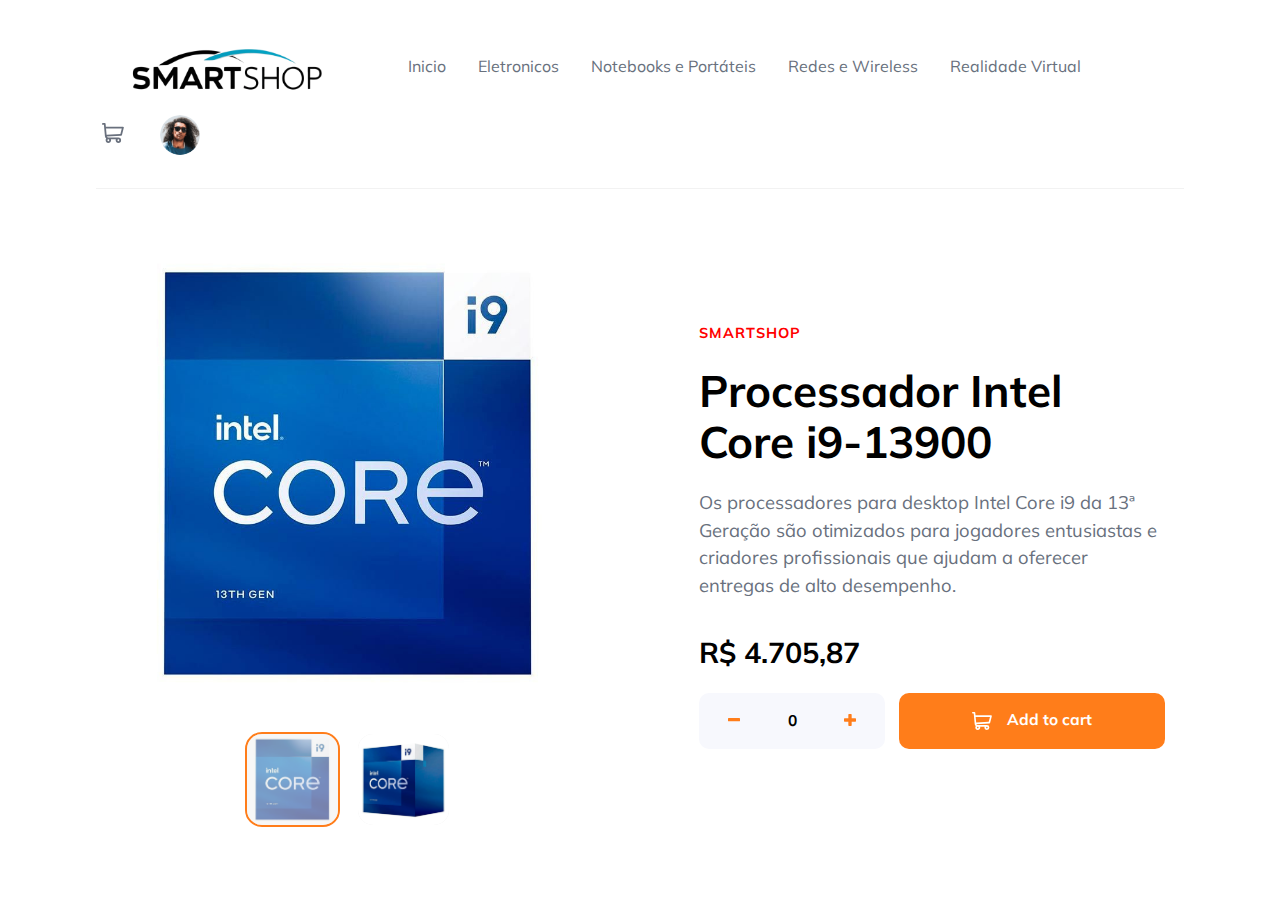
<file: Processador I9.html>
<!DOCTYPE html>
<html lang="pt-br">
<head>
  <meta charset="UTF-8">
  <meta name="viewport" content="width=device-width, initial-scale=1.0">
  <link rel="icon" type="image/png" sizes="32x32" href=".assets/images/android-chrome-192x192.png">
  <link rel="stylesheet" href="./assets/css/Processador I9-2.css">
  <link rel="stylesheet" href="./assets/css/Processador I9.css">
  <script src="assets/js/cart.js"></script>
  <script src="assets/js/focusable-lightbox.js"></script>
  <script src="assets/js/main.js" defer></script>
  <title>SmartShop - Processador I9</title>
</head>
<body>
  <header class="top-header">
    <div class="top-header__left">
      <button class="nav-btn" type="button" aria-controls="main-nav" aria-expanded="false">
        <span class="sr-only">Menu button</span>
        <img src="assets/images/icon-menu.svg" alt="" role="presentation">
      </button>
      <div class="logo_conteiner">
        <a href="index.html">
        <img src="./assets/images/SmartShop.png" alt="" class="logo">
        </a>
      </div>
        <nav class="main-nav" id="main-nav" aria-label="Main menu">
          <div class="main-nav__content-container">
            <button class="main-nav__close-btn" type="button">
              <span class="sr-only">Close menu</span>
              <span class="icon icon-close" aria-hidden="true"></span>
            </button>
            <ul class="main-nav__links">
              <li>
                <a href="index.html" class="nav-item">Inicio</a>
              </li>
              <li>
                <a href="#" class="nav-item">Eletronicos</a>
              </li>
              <li>
                <a href="#" class="nav-item">Notebooks e Portáteis</a>
              </li>
              <li>
                <a href="#" class="nav-item">Redes e Wireless</a>
              </li>
              <li>
                <a href="#" class="nav-item">Realidade Virtual</a>
              </li>
            </ul>
          </div>
        </nav>
    </div>
    <div class="top-header__right">
      <button class="top-header__btn-cart" type="button" aria-controls="cart-section" aria-expanded="false">
        <span class="sr-only">Button cart</span>
        <span class="icon icon-cart" aria-hidden="true"></span>
        <span class="items-quantity">
          <span class="value">0</span><span class="sr-only">items</span>
        </span>
      </button>
      <button class="user-container" type="button" aria-label="User section">
        <img src="assets/images/image-avatar.png" alt="" class="user-container__img" role="presentation">
      </button>
    </div>

    <section class="cart-section" id="cart-section" aria-live="polite">
      <h3 class="cart-section__title">Carrinho</h3>
      <div class="cart-section__body">
        <p class="empty-msg">Seu carrinho está vazio.</p>
        <ul class="cart-section__products"></ul>
        <button type="button" class="cart-section__btn-checkout">Finalizar</button>
      </div>
    </section>
  </header>

  <main>
    <article class="product">
      <section class="product__slider default-container" aria-label="Product preview">
        <button type="button" class="product__slider___btn-close-lightbox">
          <span class="sr-only">Close lightbox</span>
          <span class="icon icon-close" aria-hidden="true"></span>
        </button>  
        <div class="image-box" aria-label="Product preview" role="region">
          <button type="button" class="btn-previousImage">
            <span class="sr-only">Previous Image</span>
            <span class="icon icon-previous" aria-hidden="true"></span>
          </button>
          <button type="button" class="btn-nextImage">
            <span class="sr-only">Next Image</span>
            <span class="icon icon-next" aria-hidden="true"></span>
          </button>
          <img src="assets/images/I9 Frente.svg" alt="i9-13900" class="image-box__src" data-product-id="item-cart-1" tabindex="0" aria-controls="lightbox" aria-expanded="false">
        </div>
        
        <ul class="product__thumbs default-container" aria-label="Product thumbnails">
          <li class="thumb-item">
            <button type="button" class="thumb-item__btn" aria-label="change to image 1">
              <img src="./assets/images/I9 Frente.svg" alt="" data-thumb-index="0" role="presentation">
            </button>
          </li>
          <li class="thumb-item">
            <button type="button" class="thumb-item__btn" aria-label="change to image 2">
              <img src="./assets/images/I9 Lado.svg" alt="" data-thumb-index="1" role="presentation">
            </button>
          </li>
        </ul>
      </section>
      <section class="product__content default-container" aria-label="Product content">
        <header>
          <h2 class="company-name" tabindex="0">SmartShop</h2>
          <p class="product__name" tabindex="0">Processador Intel Core i9-13900</p>
          <h3 class="product__title" tabindex="0">Processador Intel Core i9-13900</h3>
        </header>
        <p class="product__description" tabindex="0">
          Os processadores para desktop Intel Core i9 da 13ª Geração são otimizados para jogadores entusiastas 
          e criadores profissionais que ajudam a oferecer entregas de alto desempenho.
        </p>
        <div class="product__price">
          <div class="discount-price">
            <p class="discount-price__value" tabindex="0">
              R&dollar; 4.705,87
              <span class="sr-only">dollars</span>
            </p>
          </div>
          <div class="full-price">
            <p tabindex="0">
              &dollar;250.00
              <span class="sr-only">dollars</span>
            </p>
          </div>
        </div>
        
        <form action="#" class="cart-form">
          <div class="cart-form__input-container" aria-label="Define the product quantity">
            <button type="button" class="btn-changeValue minus-item">
              <span class="sr-only">Minus one item</span>
              <span class="icon icon-minus" aria-hidden="true"></span>
            </button>
            <label for="product__quantity" class="sr-only">Set the quantity manually</label>
            <input type="number" min="0" value="0" id="product__quantity">
            <button type="button" class="btn-changeValue plus-item">
              <span class="sr-only">Plus one item</span>
              <span class="icon icon-plus" aria-hidden="true"></span>
            </button>
          </div>
          <button type="button" class="cart-form__add-btn">
            <span class="icon icon-cart" aria-hidden="true"></span>
            Add to cart
          </button>
        </form>
      </section>
    </article>
  </main>
  
  <div class="lightbox" id="lightbox" role="dialog"></div>
</body>
</html>
</file>
<file: assets/css/Processador I9.css>
@import url('https://fonts.googleapis.com/css2?family=Mulish:ital,wght@0,200..1000;1,200..1000&display=swap');

:root{
    --orange-clr: hsl(26, 100%, 55%);
    --pale-orange-clr: hsl(25, 100%, 94%);
    --very-dark-blue-clr: hsl(220, 13%, 13%);
    --dark-grayish-blue-clr: hsl(219, 9%, 45%);
    --grayish-blue-clr: hsl(220, 14%, 75%);
    --light-grayish-blue-clr: hsl(223, 64%, 98%);
    --white-clr: hsl(0, 0%, 100%);
    --black-clr: hsl(0, 0%, 0%);
    --blue: hsl(219, 79%, 66%);
    --red: hsl(0, 100%, 50%);
}
body{
    font-family: 'Mulish', sans-serif;
}
html, body{
    position: relative;
    min-height: 100%;
    min-width: 100%;
}
html.--overflow-hidden, 
body.--overflow-hidden{
    overflow: hidden;
}
button{ cursor: pointer; }
h1,h2,h3, h4, p, ul{ 
    margin: 0;
    padding: 0;
}
img{ 
    display: block;
    max-width: 100%; 
}
.sr-only {
    position: absolute;
    left: -10000px;
    top: auto;
    width: 1px;
    height: 1px;
    overflow: hidden;
}
.default-container{
    max-width: 450px;
    margin: 0 auto;
}
.lightbox{
    position: absolute;
    inset: 0%;
    display: none;
    justify-content: center;
    align-items: center;
    z-index: 7;
    width: 100%;
    height: 100%;
    background-color: rgba(0,0,0,.8);
}
.icon{
    display: inline-block;
    mask-size: contain;
        -webkit-mask-size: contain;
    mask-repeat: no-repeat;
        -webkit-mask-repeat: no-repeat;
    mask-position: center;
        -webkit-mask-position: center;
    background-color: #69707D;
}
.icon-cart{
    mask-image: url(../images/icon-cart.svg);
        -webkit-mask-image: url(../images/icon-cart.svg);
    min-width: 22px;
    min-height: 22px;
}
.icon-close{
    mask-image: url(../images/icon-close.svg);
        -webkit-mask-image: url(../images/icon-close.svg);
    min-width: 17px;
    min-height: 17px;
}
.icon-previous{ 
    mask-image: url(../images/icon-previous.svg); 
        -webkit-mask-image: url(../images/icon-previous.svg); 
}
.icon-next{ 
    mask-image: url(../images/icon-next.svg); 
        -webkit-mask-image: url(../images/icon-next.svg); 
}
.icon-previous,
.icon-next{
    background-color: black;
    min-width: 15px;
    min-height: 15px;
}
.icon-minus{ 
    mask-image: url(../images/icon-minus.svg); 
        -webkit-mask-image: url(../images/icon-minus.svg); 
}
.icon-plus{ 
    mask-image: url(../images/icon-plus.svg);
        -webkit-mask-image: url(../images/icon-plus.svg);
}
.icon-minus,
.icon-plus{
    min-width: 12px;
    min-height: 12px;
    background-color: var(--orange-clr);
}
.lightbox .icon-close{
    min-width: 22px;
    min-height: 22px;
    background-color: white;
}

.top-header{
    display: flex;
    flex-wrap: wrap;
    justify-content: space-between;
    align-items: center;
    padding: .8em .75em;
}
.top-header__left{ overflow-y: visible;}
.top-header__left,
.top-header__right{
    display: flex;
    align-items: center;
}
.top-header__left{ padding-left: .5em; }
.top-header__right{ padding-right: .5em; }
.logo_conteiner{
    display: flex;
    justify-content: center;
    align-items: center;
    width: 20vw;
    height: 10vh;
}

.logo a{
    width: 70%;
}
.invisible{ opacity: 0;}
.nav-btn{ 
    position: relative;
    min-width: 32px;
    margin-right: .75em;
    padding: .5em;
}
.top-header__btn-cart{ 
    position: relative; 
    margin-right: .8em;
}
.top-header__btn-cart.--active .icon{ background-color: black; } 
.top-header__btn-cart .items-quantity{
    position: absolute;
    top: -25%;
    right: -5%;
    z-index: 2;
    display: inline-block;
    padding: .2em .75em;
    visibility: hidden;
    opacity: 0;
    border-radius: 50%;
    background-color: var(--orange-clr);
    color: var(--white-clr);
    font-size: .6rem;
    font-weight: 700;
    transition: visibility, opacity .3s ease-in;
}
.top-header__btn-cart .items-quantity.active{
    visibility: visible;
    opacity: 1;
}
.user-container{ min-width: 38px; }
.user-container img{ 
    width: 30px; 
    border-radius: 50%; 
}
.top-header__left .main-nav{
    position: absolute;
    inset: 0%;
    z-index: 5;
    transform: translateX(-200%);
    width: 100%;
    height: 100%;
    background-color: rgba(0,0,0,.7);
}

.main-nav__content-container{
    width: 70%;
    height: 100%;
    transform: translateX(-100%);
    z-index: 5;
    background: var(--white-clr);
    transition: transform .5s ease-in-out;
    overflow: visible;
}
.main-nav.active,
.main-nav__content-container.active{ 
    transform: translateX(0%); 
}
.main-nav__close-btn{
    padding: .5em;
    margin: 1.5em 0 0 1em;
}
.main-nav__links{
    margin-top: 1em;
    padding-left: .5em;
    list-style: none;
}
.nav-item{
    position: relative;
    display: inline-block;
    padding: .75em 1em;
    text-decoration: none;
    color: rgba(0,0,0,.7);
    font-weight: 700;
    font-size: 1.10rem;
}
.nav-btn,
.user-container,
.top-header__btn-cart,
.main-nav__close-btn{
    border: none;
    outline: none;
    background: transparent;
}

.cart-section{
    display: none;
    position: absolute;
    top: 10%;
    left: 50%;
    right: 50%;
    transform: translateX(-50%);
    z-index: 4;
    opacity: 0;
    width: 95%;
    min-width: 300px;
    max-width: 400px;
    background: var(--white-clr);
    border-radius: 10px;
    box-shadow: 0 15px 15px 5px rgba(0,0,0,.2); 
    box-sizing: border-box;
    transition: opacity .3s ease-in-out;
}
.cart-section.active{ opacity: 1; }
.cart-section__title{
    padding: 1.5em;
    font-size: 1rem;
    border-radius: 10px 10px 0 0;
    border-bottom: solid 1px var(--grayish-blue-clr);
}
.cart-section__body{
    display: flex;
    flex-direction: column;
    justify-content: center;
    align-items: center; 
    min-height: 190px;
    padding: 0 1.5em;
}
.cart-section__body.--with-items{
    display: block;
    padding: 1.25em 1.3em 2em;
    min-height: auto;
}
.cart-section__body .empty-msg{
    font-weight: 700;
    color: var(--dark-grayish-blue-clr);
}
.cart-section__body .empty-msg.--deactivate{ display: none; }
.cart-section__products{
    display: none; 
    list-style: none;
}
.cart-section__products.--active{ display: block; }
.cart-section__products .list-item{
    --bd-radius: 5px;
    position: relative;
    display: grid;
    grid-template-columns: 18% 72% 10%;
    grid-auto-rows: 65px;
    justify-items: center;
    align-items: center;
    border-radius: var(--bd-radius);
    text-decoration: none;
    background: transparent;
    color: var(--dark-grayish-blue-clr);
}
.cart-section__products .product__thumb{
    border-radius: var(--bd-radius);
    max-height: 100%;
}
.cart-section__products .price-calculation,
.cart-section__products .price-calculation__value,
.price-calculation__value .value__span,
.cart-section__products .price-calculation__final-price,
.cart-section__products .btn-del-product{
    position: relative;
}
.list-item__abstract{ 
    max-width: 99%;
    padding: .2em .2em .2em .9rem; 
}
.list-item__abstract .title{ 
    font-weight: 400; 
    white-space: nowrap;
    text-overflow: ellipsis;
    overflow: hidden;
}
.list-item__abstract .price-calculation,
.price-calculation__final-price{
    display: inline-block;
    margin-top: .5em;
}
.price-calculation__final-price{
    margin-left: .5em;
    color: var(--black-clr);
    font-weight: 700;
}
.cart-section__products .btn-del-product{
    height: max-content;
    width: max-content;
    padding: .5em;
    margin-right: -0.5em;
    border: none;
    background: transparent;
}
.value__span, 
.final-price__span{
    margin-left: -0.2em;
}
.cart-section__btn-checkout{
    display: none;
    width: 100%;
    padding: 1.15em;
    margin-top: 1.15em;
    border: none;
    border-radius: 10px;
    background-color: var(--orange-clr);
    color: var(--white-clr);
    font-weight: 700;
}
.cart-section__btn-checkout.--active{ display: block; }
.cart-section__body .cart-section__btn-checkout.--active{ min-height: auto; }
.product__content{
    padding: 1.2em;
}
.product{ padding-bottom: 3em; }
.product__slider{ 
    --bd-radius: 15px;
    position: relative; 
    display: flex;
    flex-direction: column;
    align-items: center;
}
.product__slider.--lightbox-active{ 
    justify-content: center; 
    max-width: 580px;
    padding-top: 3em;
}
.product__slider___btn-close-lightbox{
    display: none;
    position: absolute;
    top: 0%;
    right: 1em;
    z-index: 7;
    padding: .5em 1em;
    background: transparent;
    border: none;
}
.product__slider.--lightbox-active .product__slider___btn-close-lightbox{ display: inline-block; }
.product__slider .image-box{
    position: relative;
    overflow: hidden;
}
.product__thumbs{
    display: none;
    justify-content: center;
    gap: 20px;
    flex-wrap: wrap;
    margin-top: 2em;
    list-style: none;
    max-height: 100%;
    box-sizing: border-box;
}
.product__slider.--lightbox-active .product__thumbs{
    padding: 0 2em;
}
.product__slider.--lightbox-active .image-box,
.product__slider.--lightbox-active .product__thumbs{
    max-width: 100%;
    overflow: visible;
}
.product__thumbs .thumb-item{
    display: inline-block;
    width: 20%;
}
.thumb-item__btn{
    padding: 0;
    border: none;
    border-radius: var(--bd-radius);
    overflow: hidden;
}
.thumb-item__btn.--selected{ outline: solid 2px var(--orange-clr); }
.thumb-item__btn.--selected img{ opacity: .5; }
.image-box__src{
    margin-top: -30px;
    visibility: visible;
    opacity: 1;
    transition: visibility, opacity .2s ease-in-out;
}
.image-box__src.--changed{
    visibility: hidden;
    opacity: 0;
}
.product__slider.--lightbox-active .image-box__src{
    max-width: 100%;
}
.product__slider .btn-previousImage,
.product__slider .btn-nextImage{
    --side-space: 5%;
    position: absolute;
    top: 50%;
    z-index: 3;
    padding: .70em .8em;
    transform: translateY(-50%);
    border-radius: 50%;
    border: none;
    background-color: var(--white-clr);
}
.product__slider.--lightbox-active .btn-previousImage,
.product__slider.--lightbox-active .btn-nextImage{
    --side-space: -4%;
    display: block;
    padding: 1.1em 1.15em;
}
.product__slider .btn-previousImage{ left: var(--side-space); }
.product__slider .btn-nextImage{ right: var(--side-space); }

.product__content .company-name{
    margin-bottom: 1em;
    color: var(--red);
    font-weight: 700;
    font-size: .75rem;
    text-transform: uppercase;
    letter-spacing: 1px;
}
.product__name{ display: none; }
.product__title{ font-size: 1.72rem; }
.product__description{
    margin: 1.2em 0 2em;
    color: var(--dark-grayish-blue-clr);
    line-height: 1.5em;
    font-size: .95rem;
}
.product__price,
.product__price .discount-price{
    display: flex;
    align-items: center;
    flex-wrap: wrap;
    justify-content: space-between;
}
.discount-price__value{
    font-size: 1.70rem;
    font-weight: 700;
}
.discount-price__discount{
    margin-left: 1em;
    padding: .25em .45em;
    background-color: hsl(26, 80%, 92%);
    color: hsl(26, 80%, 55%);
    font-weight: 700;
    font-size: 1rem;
    border-radius: 5px;
}
.product__price .full-price{
    position: relative;
    width: max-content;
    text-decoration: line-through;
    color: var(--grayish-blue-clr);
    font-weight: 700;
}
.product__content .cart-form{
    --bd-radius: 10px;
    position: relative;
    display: flex;
    flex-direction: column;
    margin-top: 1.5em;
    font-size: .97rem;
}
.cart-form__input-container{
    position: relative;
    display: flex;
    justify-content: space-around;
    align-items: center;
    margin-bottom: 1em;
    background-color: var(--light-grayish-blue-clr);
    overflow: hidden;
    border-radius: var(--bd-radius);
    box-sizing: border-box;
}
#product__quantity{
    position: relative;
    padding: 1em .8em;
    max-width: 35%;
    text-align: center;
    font-weight: 700;
    border: none;
    background-color: inherit;
    appearance: textfield;
}
#product__quantity::-webkit-outer-spin-button,
#product__quantity::-webkit-inner-spin-button{
    -webkit-appearance: none;
}
#product__quantity:focus{ outline: none; }
.cart-form__add-btn{
    display: flex;
    justify-content: center;
    padding: 1.15em 1em;
    min-width: 109px;
    color: var(--white-clr);
    background-color: var(--orange-clr);
    font-weight: 700;
    border: none;
    border-radius: var(--bd-radius);
}
.cart-form__add-btn .icon-cart{
    min-width: 18px;
    min-height: 18px;
    margin-right: 1em;
    background-color: white;
}
.cart-form__input-container .btn-changeValue{
    position: relative;
    background: inherit;
    max-height: max-content;
    padding: .5em 1em;
    border: none;
}

.user-container:focus img{ outline: solid 2px var(--orange-clr); }
.thumb-item__btn:focus img{ opacity: .5; }
.nav-item:focus{ 
    color: black; 
    outline: none;
}
.nav-item:focus::after{ background-color: var(--orange-clr); }
.cart-form__add-btn:active,
.btn-changeValue:active .icon{
    opacity: .7;
}
.btn-nextImage:active .icon,
.btn-previousImage:active .icon,
.product__slider___btn-close-lightbox:active .icon{
    background-color: var(--orange-clr);
}
@media (hover:hover) and (pointer:fine){
    .user-container:hover img{ outline: solid 2px var(--blue); }
    .cart-form__add-btn:hover,
    .cart-form__add-btn:focus,
    .btn-changeValue:focus .icon,
    .btn-changeValue:hover .icon{
        opacity: .7;
    }
    .btn-nextImage:focus .icon,
    .btn-previousImage:focus .icon,
    .product__slider___btn-close-lightbox:focus .icon{
        background-color: var(--orange-clr);
    }
    .thumb-item__btn:hover img{ opacity: .5; }
    .btn-nextImage:hover .icon,
    .btn-previousImage:hover .icon,
    .product__slider___btn-close-lightbox:hover .icon{
        background-color: var(--orange-clr);
    }
    .nav-item:hover{ 
        color: black; 
        outline: none;
    }
    .nav-item:hover::after{ background-color: var(--blue); }
}
@media screen and (min-width: 455px){ 
    .product__slider .image-box,
    .image-box__src{ 
        border-radius: var(--bd-radius); 
    } 
    
}
@media screen and (min-width: 576px){
    .top-header{
        padding-left: 3em;
        padding-right: 3em;
    }
    .main-nav__content-container{ width: 55%; }
    .product__slider .btn-previousImage,
    .product__slider .btn-nextImage{
        display: none;
    }
    .product__thumbs{ display: flex; }
    .product__content{ margin-top: 1em; }
}
@media screen and (min-width: 768px){
    .default-container{ max-width: 580px; }
    .main-nav__content-container{ width: 40%; }
    .top-header{ padding-top: 1em; }
    .top-header__btn-cart{ margin-right: 1.5em; }
    .user-container img{ width: 40px; }
    .cart-form__add-btn .icon-cart{ 
        min-width: 20px;
        min-height: 20px;
    }
    .cart-section__body.--with-items{
        padding: 1.25em 1em 2em;
    }
    .cart-section__products .list-item{
        grid-template-columns: 17% 65% 10%;
        grid-auto-rows: 70px;
        justify-content: center;
    }
    .list-item__abstract{
        align-self: start;
        font-size: 1.05rem;
        padding: .2em 0;
    }
    .list-item__abstract .title{
        margin-bottom: .10em;
    }
    .cart-section__products .btn-del-product{
        margin: -10px 0 0;
    }
    .product{ --max-width-box: 455px; }
    .image-box__src,
    .product__thumbs{ 
        max-width: var(--max-width-box); 
    }
    .product__title{ 
        margin-top: .55em;
        font-size: 2rem; 
    }
    .product__content .company-name{ font-size: .85rem; }
    .product__description{ font-size: 1.15rem; }
    .product__price{ 
        flex-direction: column; 
        align-items: flex-start;
    }
    .product__price .full-price{ 
        margin-top: .5em;
        font-size: 1.05rem;
        display: none;
    }
    .product__content .cart-form{
        flex-direction: row;
        justify-content: space-between;
    }
    .cart-form__input-container{ 
        margin-bottom: 0;
        width: 40%;
    }
    #product__quantity{
        padding: 1em 0;
        max-width: 10%;
    }
    .cart-form__add-btn{ width: 57%; }
}
@media screen and (min-width: 992px){
    .default-container{ margin: 0; }
    body{ --max-width: 85%; }
    .top-header{
        max-width: var(--max-width);
        margin: 0 auto 3.5em;
        padding: 1.5em 0 2em;
        border-bottom: solid 1px rgba(241, 241, 241, 0.945);
    }
    .top-header__left,
    .top-header__right{ 
        margin: 0; 
        padding: 0;
    }
    .nav-btn{ display: none; }
    .top-header__left .main-nav{
        display: inline-block;
        position: static;
        padding-left: 2em;
    }
    .main-nav__links{
        display: flex;
        align-items: flex-start;
        margin-top: 0;
    }
    .nav-item{
        color: var(--dark-grayish-blue-clr);
        font-size: 1rem;
        font-weight: 400;
        padding-bottom: 0;
    }
    .nav-item::after{
        content: "";
        position: relative;
        top: 2.30em;
        display: inline-block;
        width: 100%;
        height: 3px;
        background-color: transparent;
        transition: background-color .5s ease-in;
    }
    .top-header__left .main-nav,
    .main-nav__content-container{
        transform: none;
        height: auto;
        width: auto;
        z-index: auto;
        background-color: transparent;
    }
    .main-nav__close-btn{
        display: none;
    }
    .cart-section{
        right: 0%;
        left: 0%;
        transform: translateX(calc(100vw - 400px - 3em));
    }
    .product{
        display: grid;
        grid-template-columns: repeat(2, 1fr);
        column-gap: 2em;
        justify-items: center;
        margin: 0 auto;
        max-width: var(--max-width);
        box-sizing: border-box;
    }
    .product__content{ align-self: center; }
    .product__thumbs{ margin-top: 2em; }
    .image-box__src{ margin-top: 0; }
}
@media screen and (min-width: 1200px){ 
    .product{ 
        column-gap: 5em;
        --max-width-box: 457px; 
        margin-bottom: 1em;
    }
    .product__content .company-name{ font-size: .9rem; }
    .product__title{ font-size: 2.75rem; }
    .discount-price__value{ font-size: 1.8rem; }
}
@media screen and (min-width: 1400px){
    body{ --max-width: 80%; }
    .main-nav__links li{ margin-right: .75em; }
    .user-container img{ width: 50px; }
    .top-header__btn-cart{ margin-right: 2em; }
    .product{ --max-width: 78%; }
    .product__slider{
        justify-self: end;
        padding: 2em;
        box-sizing: border-box;
    }
    .product__content{ 
        justify-self: start; 
        margin-top: -5%; 
    }
    .product__content .cart-form{ margin-top: 2.85em; }
    .cart-form__input-container{ width: 35%; }
    .cart-form__add-btn{ width: 60%; }
}
@media screen and (min-width: 1900px){ 
    body{ --max-width: 85%; } 
    .product__slider.--lightbox-active{ max-width: 625px; }
}
</file>
<file: assets/css/Processador I9-2.css>
/*! normalize.css v8.0.0 | MIT License | github.com/necolas/normalize.css */

/* Document
   ========================================================================== */

/**
 * 1. Correct the line height in all browsers.
 * 2. Prevent adjustments of font size after orientation changes in iOS.
 */

html {
  line-height: 1.15; /* 1 */
  -webkit-text-size-adjust: 100%; /* 2 */
}

/* Sections
   ========================================================================== */

/**
 * Remove the margin in all browsers.
 */

body {
  margin: 0;
}

/**
 * Correct the font size and margin on `h1` elements within `section` and
 * `article` contexts in Chrome, Firefox, and Safari.
 */

h1 {
  font-size: 2em;
  margin: 0.67em 0;
}

/* Grouping content
   ========================================================================== */

/**
 * 1. Add the correct box sizing in Firefox.
 * 2. Show the overflow in Edge and IE.
 */

hr {
  box-sizing: content-box; /* 1 */
  height: 0; /* 1 */
  overflow: visible; /* 2 */
}

/**
 * 1. Correct the inheritance and scaling of font size in all browsers.
 * 2. Correct the odd `em` font sizing in all browsers.
 */

pre {
  font-family: monospace, monospace; /* 1 */
  font-size: 1em; /* 2 */
}

/* Text-level semantics
   ========================================================================== */

/**
 * Remove the gray background on active links in IE 10.
 */

a {
  background-color: transparent;
}

/**
 * 1. Remove the bottom border in Chrome 57-
 * 2. Add the correct text decoration in Chrome, Edge, IE, Opera, and Safari.
 */

abbr[title] {
  border-bottom: none; /* 1 */
  text-decoration: underline; /* 2 */
  text-decoration: underline dotted; /* 2 */
}

/**
 * Add the correct font weight in Chrome, Edge, and Safari.
 */

b,
strong {
  font-weight: bolder;
}

/**
 * 1. Correct the inheritance and scaling of font size in all browsers.
 * 2. Correct the odd `em` font sizing in all browsers.
 */

code,
kbd,
samp {
  font-family: monospace, monospace; /* 1 */
  font-size: 1em; /* 2 */
}

/**
 * Add the correct font size in all browsers.
 */

small {
  font-size: 80%;
}

/**
 * Prevent `sub` and `sup` elements from affecting the line height in
 * all browsers.
 */

sub,
sup {
  font-size: 75%;
  line-height: 0;
  position: relative;
  vertical-align: baseline;
}

sub {
  bottom: -0.25em;
}

sup {
  top: -0.5em;
}

/* Embedded content
   ========================================================================== */

/**
 * Remove the border on images inside links in IE 10.
 */

img {
  border-style: none;
}

/* Forms
   ========================================================================== */

/**
 * 1. Change the font styles in all browsers.
 * 2. Remove the margin in Firefox and Safari.
 */

button,
input,
optgroup,
select,
textarea {
  font-family: inherit; /* 1 */
  font-size: 100%; /* 1 */
  line-height: 1.15; /* 1 */
  margin: 0; /* 2 */
}

/**
 * Show the overflow in IE.
 * 1. Show the overflow in Edge.
 */

button,
input { /* 1 */
  overflow: visible;
}

/**
 * Remove the inheritance of text transform in Edge, Firefox, and IE.
 * 1. Remove the inheritance of text transform in Firefox.
 */

button,
select { /* 1 */
  text-transform: none;
}

/**
 * Correct the inability to style clickable types in iOS and Safari.
 */

button,
[type="button"],
[type="reset"],
[type="submit"] {
  -webkit-appearance: button;
}

/**
 * Remove the inner border and padding in Firefox.
 */

button::-moz-focus-inner,
[type="button"]::-moz-focus-inner,
[type="reset"]::-moz-focus-inner,
[type="submit"]::-moz-focus-inner {
  border-style: none;
  padding: 0;
}

/**
 * Restore the focus styles unset by the previous rule.
 */

button:-moz-focusring,
[type="button"]:-moz-focusring,
[type="reset"]:-moz-focusring,
[type="submit"]:-moz-focusring {
  outline: 1px dotted ButtonText;
}

/**
 * Correct the padding in Firefox.
 */

fieldset {
  padding: 0.35em 0.75em 0.625em;
}

/**
 * 1. Correct the text wrapping in Edge and IE.
 * 2. Correct the color inheritance from `fieldset` elements in IE.
 * 3. Remove the padding so developers are not caught out when they zero out
 *    `fieldset` elements in all browsers.
 */

legend {
  box-sizing: border-box; /* 1 */
  color: inherit; /* 2 */
  display: table; /* 1 */
  max-width: 100%; /* 1 */
  padding: 0; /* 3 */
  white-space: normal; /* 1 */
}

/**
 * Add the correct vertical alignment in Chrome, Firefox, and Opera.
 */

progress {
  vertical-align: baseline;
}

/**
 * Remove the default vertical scrollbar in IE 10+.
 */

textarea {
  overflow: auto;
}

/**
 * 1. Add the correct box sizing in IE 10.
 * 2. Remove the padding in IE 10.
 */

[type="checkbox"],
[type="radio"] {
  box-sizing: border-box; /* 1 */
  padding: 0; /* 2 */
}

/**
 * Correct the cursor style of increment and decrement buttons in Chrome.
 */

[type="number"]::-webkit-inner-spin-button,
[type="number"]::-webkit-outer-spin-button {
  height: auto;
}

/**
 * 1. Correct the odd appearance in Chrome and Safari.
 * 2. Correct the outline style in Safari.
 */

[type="search"] {
  -webkit-appearance: textfield; /* 1 */
  outline-offset: -2px; /* 2 */
}

/**
 * Remove the inner padding in Chrome and Safari on macOS.
 */

[type="search"]::-webkit-search-decoration {
  -webkit-appearance: none;
}

/**
 * 1. Correct the inability to style clickable types in iOS and Safari.
 * 2. Change font properties to `inherit` in Safari.
 */

::-webkit-file-upload-button {
  -webkit-appearance: button; /* 1 */
  font: inherit; /* 2 */
}

/* Interactive
   ========================================================================== */

/*
 * Add the correct display in Edge, IE 10+, and Firefox.
 */

details {
  display: block;
}

/*
 * Add the correct display in all browsers.
 */

summary {
  display: list-item;
}

/* Misc
   ========================================================================== */

/**
 * Add the correct display in IE 10+.
 */

template {
  display: none;
}

/**
 * Add the correct display in IE 10.
 */

[hidden] {
  display: none;
}
</file>
